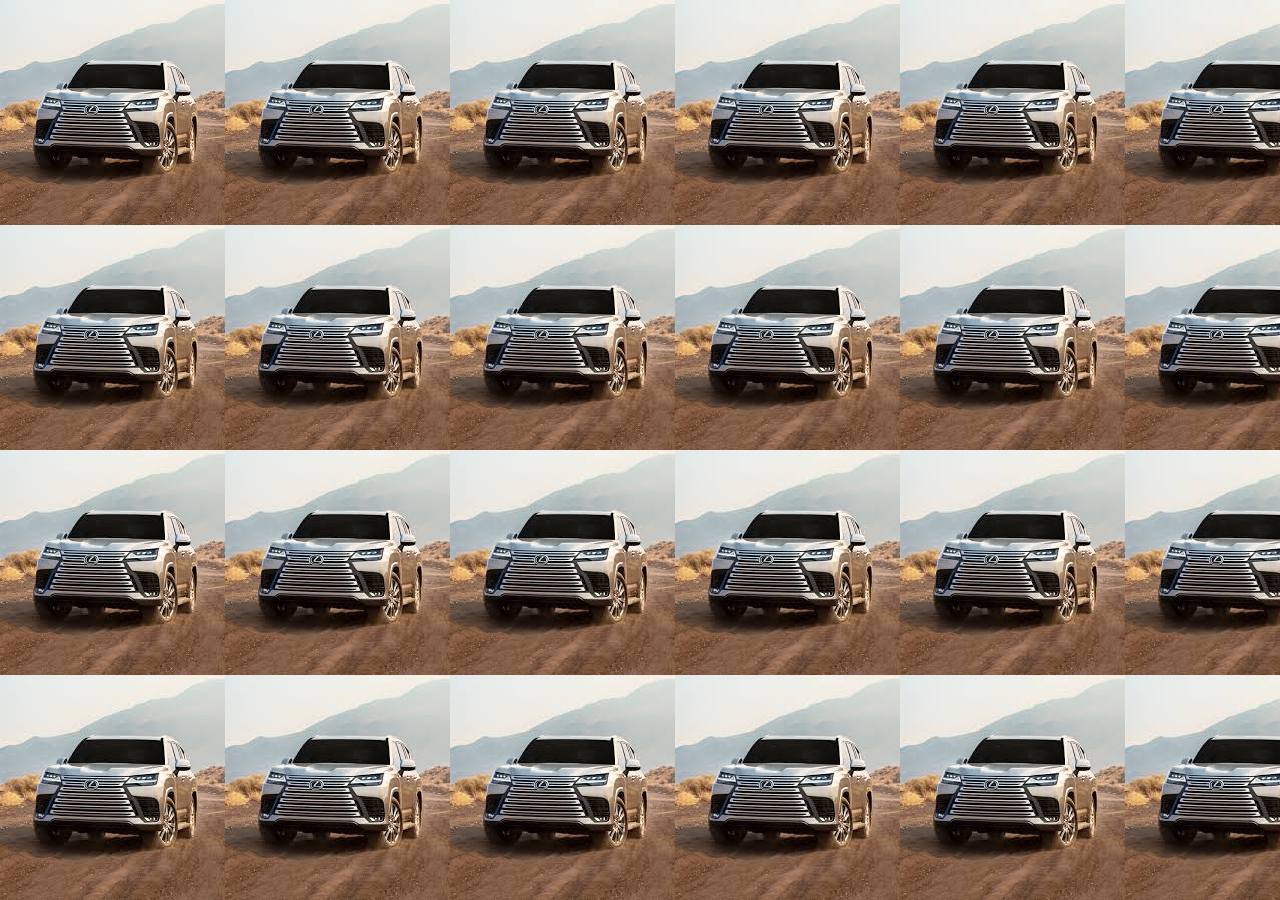
<file: video 3/index.html>
<!DOCTYPE html>

<html lang="en">
<!-- lang is attribute -->
<!-- and en is its value -->

<head>
    <meta charset="UTF-8">
    <meta name="viewport" content="width=device-width, initial-scale=1.0">
    <title>Lecture 3</title>
    <link rel="stylesheet" href="style.css">
</head>

<body>

    <script src="script.js"></script>
</body>

</html>
</file>
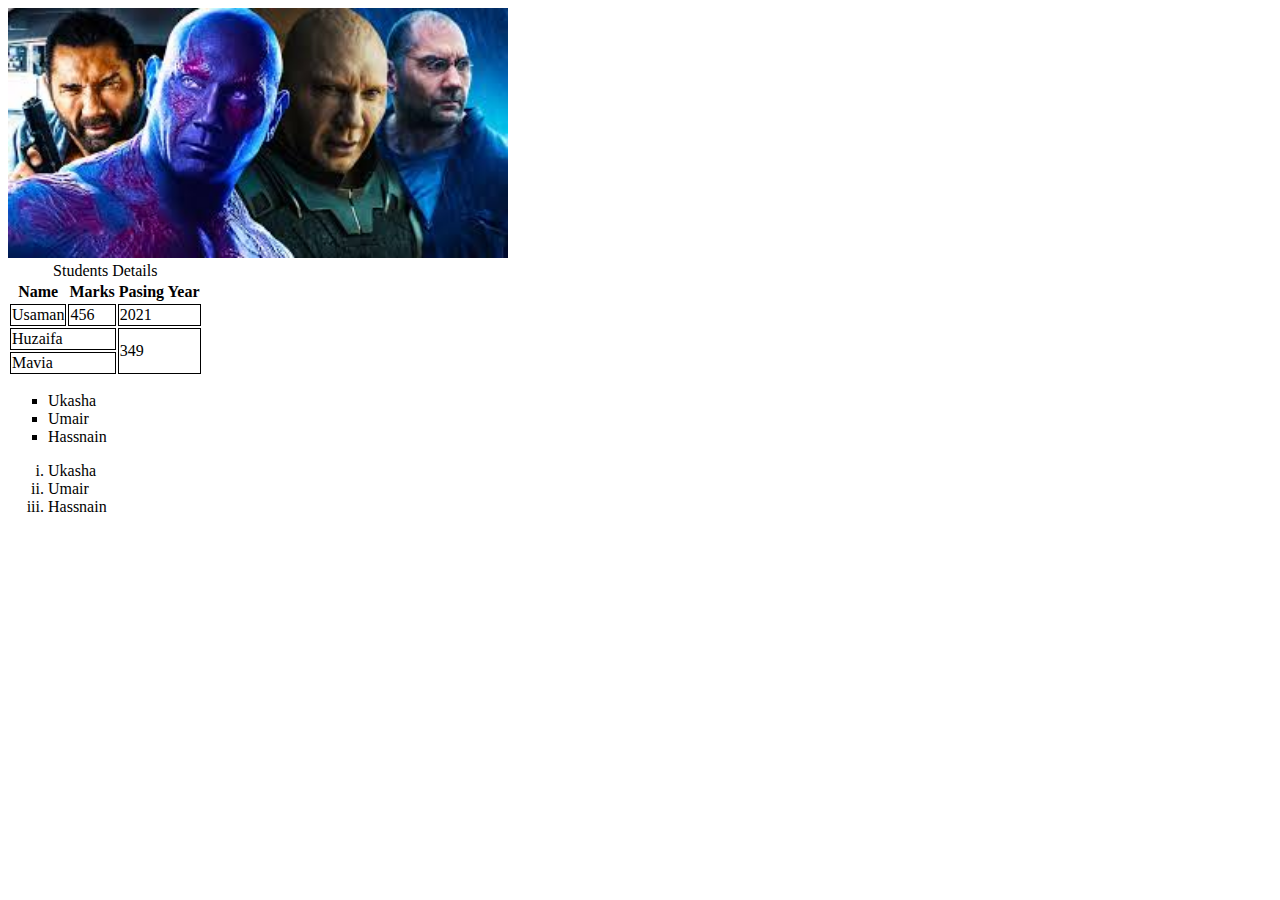
<file: video 5/index.html>
<!DOCTYPE html>
<html lang="en">

<head>
    <meta charset="UTF-8">
    <meta name="viewport" content="width=device-width, initial-scale=1.0">
    <title>Lecture 5 - images</title>
    <style>
        td {
            border: 1px solid black;
        }
    </style>
</head>

<body>
    <img width="500px" src="download.jpg" alt="Movies">

    <table>
        <thead>
            <caption>Students Details</caption>
            <tr>
                <th>Name</th>
                <th>Marks</th>
                <th>Pasing Year</th>
            </tr>
        </thead>
        <tbody>
            <tr>
                <td>Usaman</td>
                <td>456</td>
                <td>2021</td>
            </tr>
            <tr>
                <td colspan="2">Huzaifa</td>
                <td rowspan="2">349</td>
                <!-- <td>2020</td> -->
            </tr>
            <tr>
                <td colspan="2">Mavia</td>
                <!-- <td rowspan="2">549</td> -->
                <!-- <td>2020</td> -->
            </tr>
        </tbody>
    </table>
    <!-- For HTML Lists -->
    <ul type="square">
        <li>Ukasha</li>
        <li>Umair</li>
        <li>Hassnain</li>
    </ul>

    <ol type="i">
        <li>Ukasha</li>
        <li>Umair</li>
        <li>Hassnain</li>
    </ol>
</body>

</html>
</file>
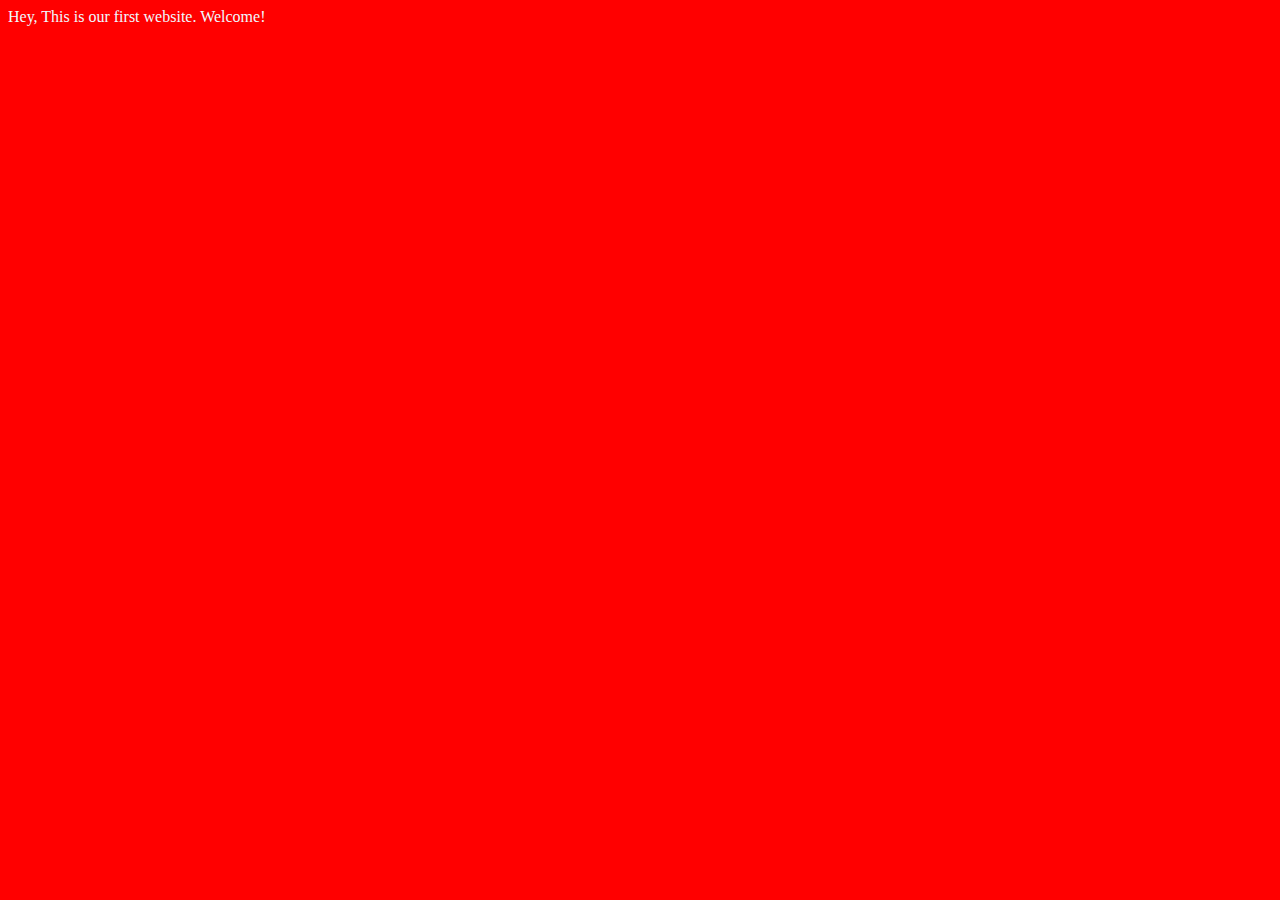
<file: video 2/1.html>
<!DOCTYPE html>
<html lang="en">
<head>
    <meta charset="UTF-8">
    <meta name="viewport" content="width=device-width, initial-scale=1.0">
    <title>lecture 2</title>
    <link rel="stylesheet" href="1.css">
</head>
<body>
    
    Hey, This is our first website. Welcome!
<script src="1.js"></script>
</body>
</html>
</file>
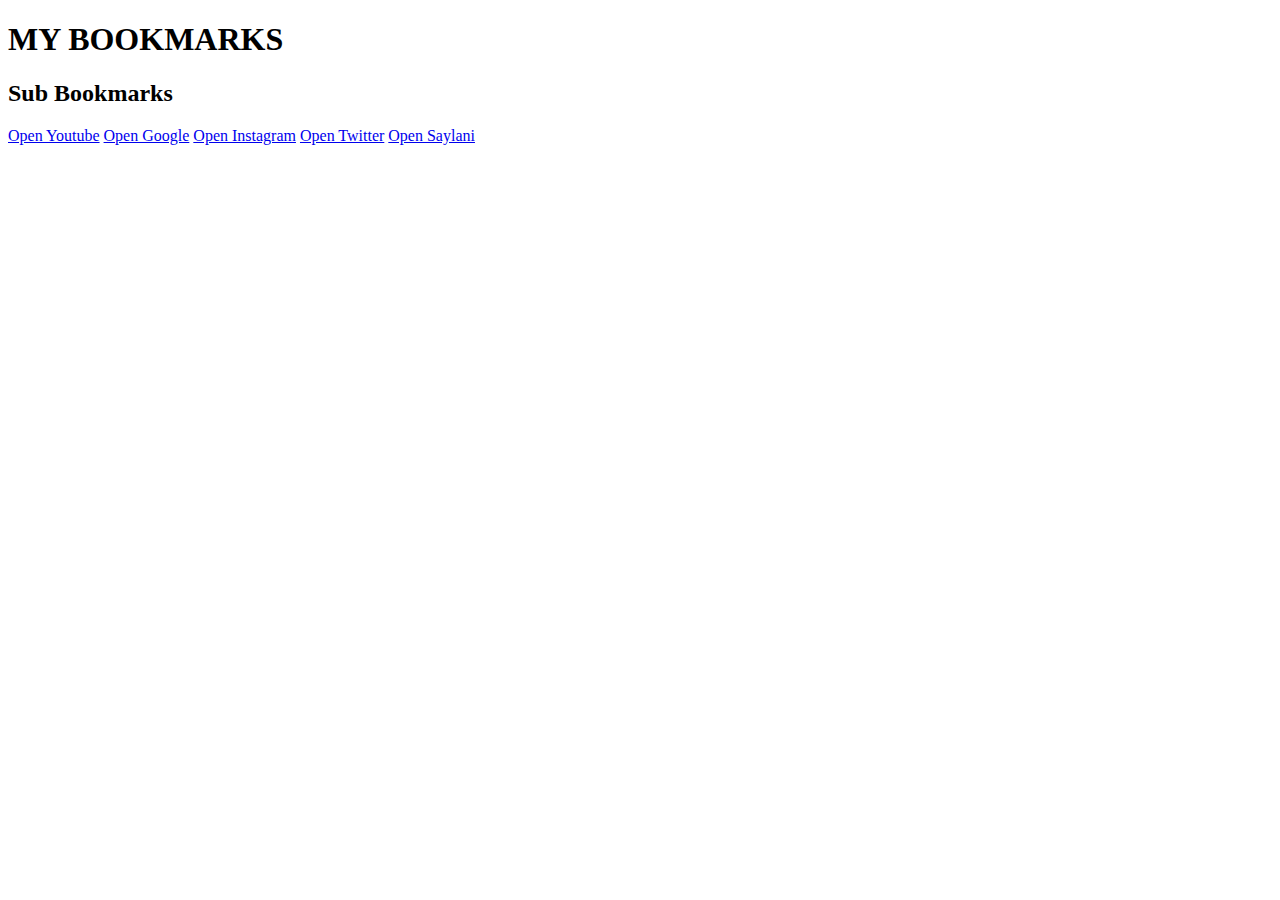
<file: video 4/bookmarks.html>
<!DOCTYPE html>
<html lang="en">
<head>
    <meta charset="UTF-8">
    <meta name="viewport" content="width=device-width, initial-scale=1.0">
    <title>Bookmark-Managers</title>
</head>
<body>
    <h1>MY BOOKMARKS</h1>
    <H2>Sub Bookmarks</H2>

    <a target="_blank" href="https://youtube.com">Open Youtube</a>
    <a target="_blank" href="https://gogle.com">Open Google</a>
    <a target="_blank" href="https://instagram.com">Open Instagram</a>
    <a target="_blank" href="https://twiter.com">Open Twitter</a>
    <a target="_blank" href="https://saylani.com">Open Saylani</a>
    <!-- target=_blank -->
</body>
</html>
</file>
<file: video 3/style.css>
body{
    /* background-color: rgb(63, 63, 201); */
    background-image: url(images.jfif);
}
</file>
<file: video 2/1.css>
body {
    background-color: red;
    color: aliceblue;
}
</file>
